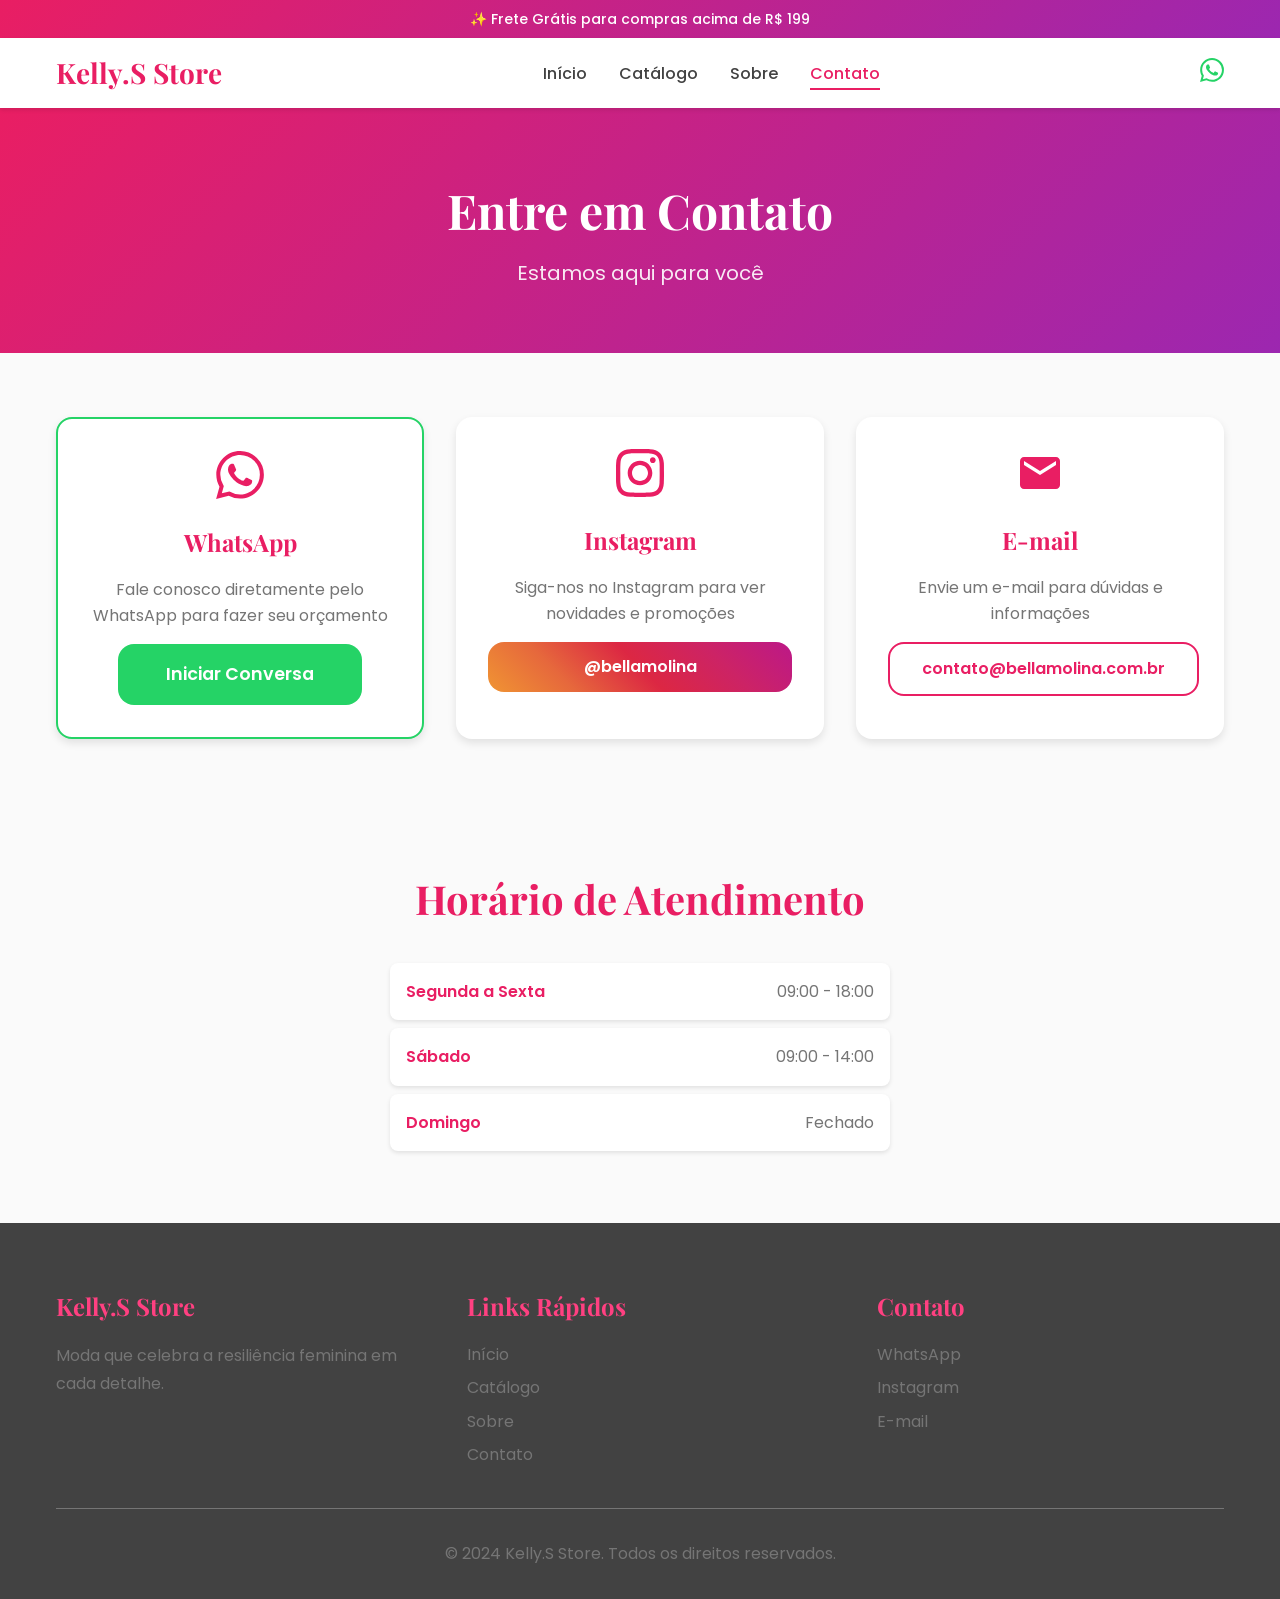
<file: contato.html>
<!DOCTYPE html>
<html lang="pt-BR">
<head>
    <meta charset="UTF-8">
    <meta name="viewport" content="width=device-width, initial-scale=1.0">
    <title>Contato | Kelly.S Store</title>
    <link rel="stylesheet" href="styles.css">
    <link rel="preconnect" href="https://fonts.googleapis.com">
    <link rel="preconnect" href="https://fonts.gstatic.com" crossorigin>
    <link href="https://fonts.googleapis.com/css2?family=Poppins:wght@300;400;500;600;700&family=Playfair+Display:wght@400;500;600;700&display=swap" rel="stylesheet">
</head>
<body>
    <header>
        <div class="top-bar">
            <p>✨ Frete Grátis para compras acima de R$ 199</p>
        </div>
        <nav class="main-nav">
            <div class="nav-container">
                <div class="logo">
                    <h1>Kelly.S Store</h1>
                </div>
                <ul class="nav-links">
                    <li><a href="/">Início</a></li>
                    <li><a href="/catalogo">Catálogo</a></li>
                    <li><a href="/sobre">Sobre</a></li>
                    <li><a href="/contato" class="active">Contato</a></li>
                </ul>
                <div class="nav-icons">
                    <a href="/contato" class="whatsapp-btn">
                        <svg width="24" height="24" viewBox="0 0 24 24" fill="currentColor">
                            <path d="M17.472 14.382c-.297-.149-1.758-.867-2.03-.967-.273-.099-.471-.148-.67.15-.197.297-.767.966-.94 1.164-.173.199-.347.223-.644.075-.297-.15-1.255-.463-2.39-1.475-.883-.788-1.48-1.761-1.653-2.059-.173-.297-.018-.458.13-.606.134-.133.298-.347.446-.52.149-.174.198-.298.298-.497.099-.198.05-.371-.025-.52-.075-.149-.669-1.612-.916-2.207-.242-.579-.487-.5-.669-.51-.173-.008-.371-.01-.57-.01-.198 0-.52.074-.792.372-.272.297-1.04 1.016-1.04 2.479 0 1.462 1.065 2.875 1.213 3.074.149.198 2.096 3.2 5.077 4.487.709.306 1.262.489 1.694.625.712.227 1.36.195 1.871.118.571-.085 1.758-.719 2.006-1.413.248-.694.248-1.289.173-1.413-.074-.124-.272-.198-.57-.347m-5.421 7.403h-.004a9.87 9.87 0 01-5.031-1.378l-.361-.214-3.741.982.998-3.648-.235-.374a9.86 9.86 0 01-1.51-5.26c.001-5.45 4.436-9.884 9.888-9.884 2.64 0 5.122 1.03 6.988 2.898a9.825 9.825 0 012.893 6.994c-.003 5.45-4.437 9.884-9.885 9.884m8.413-18.297A11.815 11.815 0 0012.05 0C5.495 0 .16 5.335.157 11.892c0 2.096.547 4.142 1.588 5.945L.057 24l6.305-1.654a11.882 11.882 0 005.683 1.448h.005c6.554 0 11.89-5.335 11.893-11.893a11.821 11.821 0 00-3.48-8.413z"/>
                        </svg>
                    </a>
                    <div class="menu-toggle">
                        <span></span>
                        <span></span>
                        <span></span>
                    </div>
                </div>
            </div>
        </nav>
    </header>

    <main>
        <section class="page-header">
            <div class="container">
                <h1>Entre em Contato</h1>
                <p>Estamos aqui para você</p>
            </div>
        </section>

        <section class="contato-info">
            <div class="container">
                <div class="contato-grid">
                    <div class="contato-card whatsapp-card">
                        <div class="contato-icon">
                            <svg width="48" height="48" viewBox="0 0 24 24" fill="currentColor">
                                <path d="M17.472 14.382c-.297-.149-1.758-.867-2.03-.967-.273-.099-.471-.148-.67.15-.197.297-.767.966-.94 1.164-.173.199-.347.223-.644.075-.297-.15-1.255-.463-2.39-1.475-.883-.788-1.48-1.761-1.653-2.059-.173-.297-.018-.458.13-.606.134-.133.298-.347.446-.52.149-.174.198-.298.298-.497.099-.198.05-.371-.025-.52-.075-.149-.669-1.612-.916-2.207-.242-.579-.487-.5-.669-.51-.173-.008-.371-.01-.57-.01-.198 0-.52.074-.792.372-.272.297-1.04 1.016-1.04 2.479 0 1.462 1.065 2.875 1.213 3.074.149.198 2.096 3.2 5.077 4.487.709.306 1.262.489 1.694.625.712.227 1.36.195 1.871.118.571-.085 1.758-.719 2.006-1.413.248-.694.248-1.289.173-1.413-.074-.124-.272-.198-.57-.347m-5.421 7.403h-.004a9.87 9.87 0 01-5.031-1.378l-.361-.214-3.741.982.998-3.648-.235-.374a9.86 9.86 0 01-1.51-5.26c.001-5.45 4.436-9.884 9.888-9.884 2.64 0 5.122 1.03 6.988 2.898a9.825 9.825 0 012.893 6.994c-.003 5.45-4.437 9.884-9.885 9.884m8.413-18.297A11.815 11.815 0 0012.05 0C5.495 0 .16 5.335.157 11.892c0 2.096.547 4.142 1.588 5.945L.057 24l6.305-1.654a11.882 11.882 0 005.683 1.448h.005c6.554 0 11.89-5.335 11.893-11.893a11.821 11.821 0 00-3.48-8.413z"/>
                            </svg>
                        </div>
                        <h3>WhatsApp</h3>
                        <p>Fale conosco diretamente pelo WhatsApp para fazer seu orçamento</p>
                        <a href="https://wa.me/5511990266070" target="_blank" class="btn btn-whatsapp-large" id="whatsapp-link">
                            Iniciar Conversa
                        </a>
                    </div>

                    <div class="contato-card">
                        <div class="contato-icon">
                            <svg width="48" height="48" viewBox="0 0 24 24" fill="currentColor">
                                <path d="M12 2.163c3.204 0 3.584.012 4.85.07 3.252.148 4.771 1.691 4.919 4.919.058 1.265.069 1.645.069 4.849 0 3.205-.012 3.584-.069 4.849-.149 3.225-1.664 4.771-4.919 4.919-1.266.058-1.644.07-4.85.07-3.204 0-3.584-.012-4.849-.07-3.26-.149-4.771-1.699-4.919-4.92-.058-1.265-.07-1.644-.07-4.849 0-3.204.013-3.583.07-4.849.149-3.227 1.664-4.771 4.919-4.919 1.266-.057 1.645-.069 4.849-.069zm0-2.163c-3.259 0-3.667.014-4.947.072-4.358.2-6.78 2.618-6.98 6.98-.059 1.281-.073 1.689-.073 4.948 0 3.259.014 3.668.072 4.948.2 4.358 2.618 6.78 6.98 6.98 1.281.058 1.689.072 4.948.072 3.259 0 3.668-.014 4.948-.072 4.354-.2 6.782-2.618 6.979-6.98.059-1.28.073-1.689.073-4.948 0-3.259-.014-3.667-.072-4.947-.196-4.354-2.617-6.78-6.979-6.98-1.281-.059-1.69-.073-4.949-.073zm0 5.838c-3.403 0-6.162 2.759-6.162 6.162s2.759 6.163 6.162 6.163 6.162-2.759 6.162-6.163c0-3.403-2.759-6.162-6.162-6.162zm0 10.162c-2.209 0-4-1.79-4-4 0-2.209 1.791-4 4-4s4 1.791 4 4c0 2.21-1.791 4-4 4zm6.406-11.845c-.796 0-1.441.645-1.441 1.44s.645 1.44 1.441 1.44c.795 0 1.439-.645 1.439-1.44s-.644-1.44-1.439-1.44z"/>
                            </svg>
                        </div>
                        <h3>Instagram</h3>
                        <p>Siga-nos no Instagram para ver novidades e promoções</p>
                        <a href="https://instagram.com/bellamolina" target="_blank" class="btn btn-instagram">
                            @bellamolina
                        </a>
                    </div>

                    <div class="contato-card">
                        <div class="contato-icon">
                            <svg width="48" height="48" viewBox="0 0 24 24" fill="currentColor">
                                <path d="M20 4H4c-1.1 0-1.99.9-1.99 2L2 18c0 1.1.9 2 2 2h16c1.1 0 2-.9 2-2V6c0-1.1-.9-2-2-2zm0 4l-8 5-8-5V6l8 5 8-5v2z"/>
                            </svg>
                        </div>
                        <h3>E-mail</h3>
                        <p>Envie um e-mail para dúvidas e informações</p>
                        <a href="mailto:contato@bellamolina.com.br" class="btn btn-outline">
                            contato@bellamolina.com.br
                        </a>
                    </div>
                </div>
            </div>
        </section>

        <section class="produto-interesse" id="produto-section" style="display: none;">
            <div class="container">
                <div class="produto-interesse-card">
                    <h2>🛍️ Produto de Interesse</h2>
                    <p id="produto-nome" class="produto-nome"></p>
                    <a href="https://wa.me/5511990266070?text=Olá! Tenho interesse no produto: " target="_blank" class="btn btn-whatsapp-large" id="produto-whatsapp-link">
                        Pedir Orçamento no WhatsApp
                    </a>
                </div>
            </div>
        </section>

        <section class="horarios">
            <div class="container">
                <h2>Horário de Atendimento</h2>
                <div class="horarios-list">
                    <div class="horario-item">
                        <span class="dia">Segunda a Sexta</span>
                        <span class="hora">09:00 - 18:00</span>
                    </div>
                    <div class="horario-item">
                        <span class="dia">Sábado</span>
                        <span class="hora">09:00 - 14:00</span>
                    </div>
                    <div class="horario-item">
                        <span class="dia">Domingo</span>
                        <span class="hora">Fechado</span>
                    </div>
                </div>
            </div>
        </section>
    </main>

    <footer>
        <div class="container">
            <div class="footer-content">
                <div class="footer-section">
                    <h3>Kelly.S Store</h3>
                    <p>Moda que celebra a resiliência feminina em cada detalhe.</p>
                </div>
                <div class="footer-section">
                    <h3>Links Rápidos</h3>
                    <ul>
                        <li><a href="/">Início</a></li>
                        <li><a href="/catalogo">Catálogo</a></li>
                        <li><a href="/sobre">Sobre</a></li>
                        <li><a href="/contato">Contato</a></li>
                    </ul>
                </div>
                <div class="footer-section">
                    <h3>Contato</h3>
                    <ul>
                        <li><a href="/contato">WhatsApp</a></li>
                        <li><a href="/contato">Instagram</a></li>
                        <li><a href="/contato">E-mail</a></li>
                    </ul>
                </div>
            </div>
            <div class="footer-bottom">
                <p>&copy; 2024 Kelly.S Store. Todos os direitos reservados.</p>
            </div>
        </div>
    </footer>

    <script>
        // Mobile menu toggle
        const menuToggle = document.querySelector('.menu-toggle');
        const navLinks = document.querySelector('.nav-links');

        menuToggle.addEventListener('click', () => {
            navLinks.classList.toggle('active');
        });

        // Check URL for produto parameter
        const urlParams = new URLSearchParams(window.location.search);
        const produtoParam = urlParams.get('produto');

        if (produtoParam) {
            const produtoSection = document.getElementById('produto-section');
            const produtoNome = document.getElementById('produto-nome');
            const produtoWhatsappLink = document.getElementById('produto-whatsapp-link');
            
            produtoSection.style.display = 'block';
            produtoNome.textContent = produtoParam;
            
            const whatsappNumber = '5511990266070';
            const message = encodeURIComponent(`Olá! Tenho interesse no produto: ${produtoParam}`);
            produtoWhatsappLink.href = `https://wa.me/${whatsappNumber}?text=${message}`;
        }
    </script>
</body>
</html>
</file>
<file: styles.css>
/* ===== RESET & BASE ===== */
* {
    margin: 0;
    padding: 0;
    box-sizing: border-box;
}

:root {
    /* Cores vibrantes femininas */
    --primary: #E91E63;
    --primary-light: #FF4081;
    --primary-dark: #C2185B;
    --secondary: #9C27B0;
    --secondary-light: #E040FB;
    --accent: #FF6F00;
    --gold: #FFD700;
    --coral: #FF6B6B;
    --lilac: #C8A2C8;
    --rose: #F7CAC9;
    
    /* Cores neutras */
    --white: #FFFFFF;
    --off-white: #FAFAFA;
    --gray-light: #F5F5F5;
    --gray: #757575;
    --gray-dark: #424242;
    --black: #212121;
    
    /* Fontes */
    --font-primary: 'Poppins', sans-serif;
    --font-display: 'Playfair Display', serif;
    
    /* Espaçamento */
    --spacing-xs: 0.5rem;
    --spacing-sm: 1rem;
    --spacing-md: 2rem;
    --spacing-lg: 4rem;
    --spacing-xl: 6rem;
    
    /* Border radius */
    --radius-sm: 4px;
    --radius-md: 8px;
    --radius-lg: 16px;
    --radius-xl: 24px;
    
    /* Shadows */
    --shadow-sm: 0 2px 4px rgba(0, 0, 0, 0.1);
    --shadow-md: 0 4px 8px rgba(0, 0, 0, 0.1);
    --shadow-lg: 0 8px 16px rgba(0, 0, 0, 0.15);
    --shadow-xl: 0 16px 32px rgba(0, 0, 0, 0.2);
}

body {
    font-family: var(--font-primary);
    color: var(--gray-dark);
    background-color: var(--off-white);
    line-height: 1.6;
}

.container {
    max-width: 1200px;
    margin: 0 auto;
    padding: 0 var(--spacing-sm);
}

/* ===== HEADER ===== */
.top-bar {
    background: linear-gradient(135deg, var(--primary) 0%, var(--secondary) 100%);
    color: var(--white);
    text-align: center;
    padding: var(--spacing-xs);
    font-size: 0.875rem;
    font-weight: 500;
}

.main-nav {
    background: var(--white);
    box-shadow: var(--shadow-sm);
    position: sticky;
    top: 0;
    z-index: 1000;
}

.nav-container {
    max-width: 1200px;
    margin: 0 auto;
    padding: 0 var(--spacing-sm);
    display: flex;
    justify-content: space-between;
    align-items: center;
    height: 70px;
}

.logo h1 {
    font-family: var(--font-display);
    font-size: 1.75rem;
    color: var(--primary);
    font-weight: 700;
}

.nav-links {
    display: flex;
    list-style: none;
    gap: var(--spacing-md);
}

.nav-links a {
    text-decoration: none;
    color: var(--gray-dark);
    font-weight: 500;
    transition: color 0.3s ease;
    position: relative;
}

.nav-links a:hover,
.nav-links a.active {
    color: var(--primary);
}

.nav-links a.active::after {
    content: '';
    position: absolute;
    bottom: -5px;
    left: 0;
    width: 100%;
    height: 2px;
    background: var(--primary);
}

.nav-icons {
    display: flex;
    align-items: center;
    gap: var(--spacing-sm);
}

.whatsapp-btn {
    color: #25D366;
    transition: transform 0.3s ease;
}

.whatsapp-btn:hover {
    transform: scale(1.1);
}

.menu-toggle {
    display: none;
    flex-direction: column;
    cursor: pointer;
    gap: 4px;
}

.menu-toggle span {
    width: 25px;
    height: 3px;
    background: var(--gray-dark);
    transition: all 0.3s ease;
}

/* ===== HERO ===== */
.hero {
    background: linear-gradient(135deg, var(--rose) 0%, var(--lilac) 100%);
    padding: var(--spacing-xl) 0;
    display: flex;
    align-items: center;
    min-height: 600px;
}

.hero .container {
    display: grid;
    grid-template-columns: 1fr 1fr;
    gap: var(--spacing-lg);
    align-items: center;
}

.hero-content h2 {
    font-family: var(--font-display);
    font-size: 3.5rem;
    color: var(--primary-dark);
    margin-bottom: var(--spacing-sm);
    line-height: 1.2;
}

.hero-content p {
    font-size: 1.25rem;
    color: var(--gray-dark);
    margin-bottom: var(--spacing-md);
}

.hero-buttons {
    display: flex;
    gap: var(--spacing-sm);
}

.hero-image img {
    width: 100%;
    height: auto;
    border-radius: var(--radius-xl);
    box-shadow: var(--shadow-xl);
}

/* ===== BUTTONS ===== */
.btn {
    display: inline-block;
    padding: 12px 32px;
    border-radius: var(--radius-lg);
    text-decoration: none;
    font-weight: 600;
    transition: all 0.3s ease;
    cursor: pointer;
    border: none;
    font-size: 1rem;
}

.btn-primary {
    background: linear-gradient(135deg, var(--primary) 0%, var(--primary-light) 100%);
    color: var(--white);
}

.btn-primary:hover {
    transform: translateY(-2px);
    box-shadow: var(--shadow-lg);
}

.btn-secondary {
    background: var(--white);
    color: var(--primary);
    border: 2px solid var(--primary);
}

.btn-secondary:hover {
    background: var(--primary);
    color: var(--white);
}

.btn-outline {
    background: transparent;
    color: var(--primary);
    border: 2px solid var(--primary);
}

.btn-outline:hover {
    background: var(--primary);
    color: var(--white);
}

.btn-whatsapp {
    background: #25D366;
    color: var(--white);
    width: 100%;
    text-align: center;
}

.btn-whatsapp:hover {
    background: #1EBE57;
    transform: translateY(-2px);
}

.btn-whatsapp-large {
    background: #25D366;
    color: var(--white);
    padding: 16px 48px;
    font-size: 1.1rem;
}

.btn-whatsapp-large:hover {
    background: #1EBE57;
    transform: translateY(-2px);
}

.btn-instagram {
    background: linear-gradient(45deg, #f09433 0%, #e6683c 25%, #dc2743 50%, #cc2366 75%, #bc1888 100%);
    color: var(--white);
    width: 100%;
    text-align: center;
}

.btn-instagram:hover {
    transform: translateY(-2px);
    box-shadow: var(--shadow-lg);
}

/* ===== SECTIONS ===== */
section {
    padding: var(--spacing-lg) 0;
}

.text-center {
    text-align: center;
    margin-top: var(--spacing-md);
}

/* ===== RESILIÊNCIA ===== */
.resiliencia {
    background: var(--white);
}

.resiliencia h2 {
    font-family: var(--font-display);
    font-size: 2.5rem;
    color: var(--primary);
    text-align: center;
    margin-bottom: var(--spacing-sm);
}

.resiliencia > .container > p {
    text-align: center;
    font-size: 1.25rem;
    max-width: 800px;
    margin: 0 auto var(--spacing-md);
    color: var(--gray);
}

.resiliencia-cards {
    display: grid;
    grid-template-columns: repeat(auto-fit, minmax(250px, 1fr));
    gap: var(--spacing-md);
    margin-top: var(--spacing-md);
}

.card {
    background: linear-gradient(135deg, var(--rose) 0%, var(--white) 100%);
    padding: var(--spacing-md);
    border-radius: var(--radius-lg);
    text-align: center;
    box-shadow: var(--shadow-md);
    transition: transform 0.3s ease;
}

.card:hover {
    transform: translateY(-5px);
}

.card-icon {
    font-size: 3rem;
    margin-bottom: var(--spacing-sm);
}

.card h3 {
    font-family: var(--font-display);
    font-size: 1.5rem;
    color: var(--primary-dark);
    margin-bottom: var(--spacing-xs);
}

.card p {
    color: var(--gray);
}

/* ===== DESTAQUES ===== */
.destaques {
    background: var(--off-white);
}

.destaques h2 {
    font-family: var(--font-display);
    font-size: 2.5rem;
    color: var(--primary);
    text-align: center;
    margin-bottom: var(--spacing-md);
}

/* ===== PRODUTOS GRID ===== */
.produtos-grid {
    display: grid;
    grid-template-columns: repeat(auto-fill, minmax(280px, 1fr));
    gap: var(--spacing-md);
}

.produto-card {
    background: var(--white);
    border-radius: var(--radius-lg);
    overflow: hidden;
    box-shadow: var(--shadow-md);
    transition: transform 0.3s ease, box-shadow 0.3s ease;
}

.produto-card:hover {
    transform: translateY(-5px);
    box-shadow: var(--shadow-lg);
}

.produto-image {
    position: relative;
    height: 350px;
    overflow: hidden;
}

.produto-image img {
    width: 100%;
    height: 100%;
    object-fit: cover;
    transition: transform 0.3s ease;
}

.produto-card:hover .produto-image img {
    transform: scale(1.05);
}

.produto-badge {
    position: absolute;
    top: 10px;
    right: 10px;
    background: var(--primary);
    color: var(--white);
    padding: 4px 12px;
    border-radius: var(--radius-md);
    font-size: 0.75rem;
    font-weight: 600;
}

.produto-info {
    padding: var(--spacing-sm);
}

.produto-info h3 {
    font-size: 1.1rem;
    color: var(--gray-dark);
    margin-bottom: 4px;
}

.produto-info .categoria {
    font-size: 0.875rem;
    color: var(--gray);
    margin-bottom: 8px;
}

.produto-info .preco {
    font-size: 1.25rem;
    color: var(--primary);
    font-weight: 700;
    margin-bottom: var(--spacing-sm);
}

/* ===== CATEGORIAS ===== */
.categorias {
    background: var(--white);
}

.categorias h2 {
    font-family: var(--font-display);
    font-size: 2.5rem;
    color: var(--primary);
    text-align: center;
    margin-bottom: var(--spacing-md);
}

.categorias-grid {
    display: grid;
    grid-template-columns: repeat(auto-fill, minmax(250px, 1fr));
    gap: var(--spacing-md);
}

.categoria-card {
    position: relative;
    height: 250px;
    border-radius: var(--radius-lg);
    overflow: hidden;
    text-decoration: none;
}

.categoria-card img {
    width: 100%;
    height: 100%;
    object-fit: cover;
    transition: transform 0.3s ease;
}

.categoria-card:hover img {
    transform: scale(1.1);
}

.categoria-overlay {
    position: absolute;
    top: 0;
    left: 0;
    width: 100%;
    height: 100%;
    background: linear-gradient(to top, rgba(0, 0, 0, 0.7) 0%, transparent 100%);
    display: flex;
    align-items: flex-end;
    padding: var(--spacing-sm);
}

.categoria-overlay span {
    color: var(--white);
    font-family: var(--font-display);
    font-size: 1.5rem;
    font-weight: 600;
}

/* ===== PAGE HEADER ===== */
.page-header {
    background: linear-gradient(135deg, var(--primary) 0%, var(--secondary) 100%);
    color: var(--white);
    padding: var(--spacing-lg) 0;
    text-align: center;
}

.page-header h1 {
    font-family: var(--font-display);
    font-size: 3rem;
    margin-bottom: var(--spacing-xs);
}

.page-header p {
    font-size: 1.25rem;
    opacity: 0.9;
}

/* ===== CATÁLOGO FILTROS ===== */
.catalogo-filtros {
    background: var(--white);
    padding: var(--spacing-md) 0;
}

.filtros-container {
    display: flex;
    flex-wrap: wrap;
    gap: var(--spacing-sm);
    justify-content: center;
}

.filtro-btn {
    padding: 10px 24px;
    border: 2px solid var(--primary);
    background: transparent;
    color: var(--primary);
    border-radius: var(--radius-lg);
    font-weight: 500;
    cursor: pointer;
    transition: all 0.3s ease;
    font-family: var(--font-primary);
}

.filtro-btn:hover,
.filtro-btn.active {
    background: var(--primary);
    color: var(--white);
}

.catalogo-produtos {
    padding: var(--spacing-lg) 0;
    background: var(--off-white);
}

/* ===== SOBRE ===== */
.sobre-historia {
    background: var(--white);
}

.historia-content {
    display: grid;
    grid-template-columns: 1fr 1fr;
    gap: var(--spacing-lg);
    align-items: center;
}

.historia-text h2 {
    font-family: var(--font-display);
    font-size: 2.5rem;
    color: var(--primary);
    margin-bottom: var(--spacing-sm);
}

.historia-text p {
    margin-bottom: var(--spacing-sm);
    color: var(--gray);
    line-height: 1.8;
}

.historia-image img {
    width: 100%;
    height: auto;
    border-radius: var(--radius-xl);
    box-shadow: var(--shadow-lg);
}

/* ===== VALORES ===== */
.valores {
    background: linear-gradient(135deg, var(--rose) 0%, var(--lilac) 100%);
}

.valores h2 {
    font-family: var(--font-display);
    font-size: 2.5rem;
    color: var(--primary-dark);
    text-align: center;
    margin-bottom: var(--spacing-md);
}

.valores-grid {
    display: grid;
    grid-template-columns: repeat(auto-fit, minmax(250px, 1fr));
    gap: var(--spacing-md);
}

.valor-card {
    background: var(--white);
    padding: var(--spacing-md);
    border-radius: var(--radius-lg);
    text-align: center;
    box-shadow: var(--shadow-md);
    transition: transform 0.3s ease;
}

.valor-card:hover {
    transform: translateY(-5px);
}

.valor-icon {
    font-size: 3rem;
    margin-bottom: var(--spacing-sm);
}

.valor-card h3 {
    font-family: var(--font-display);
    font-size: 1.5rem;
    color: var(--primary);
    margin-bottom: var(--spacing-xs);
}

.valor-card p {
    color: var(--gray);
}

/* ===== TIMELINE ===== */
.timeline {
    background: var(--white);
}

.timeline h2 {
    font-family: var(--font-display);
    font-size: 2.5rem;
    color: var(--primary);
    text-align: center;
    margin-bottom: var(--spacing-lg);
}

.timeline-container {
    max-width: 800px;
    margin: 0 auto;
}

.timeline-item {
    display: flex;
    gap: var(--spacing-md);
    margin-bottom: var(--spacing-md);
    align-items: flex-start;
}

.timeline-year {
    background: var(--primary);
    color: var(--white);
    padding: var(--spacing-sm);
    border-radius: var(--radius-lg);
    font-weight: 700;
    font-size: 1.25rem;
    min-width: 100px;
    text-align: center;
}

.timeline-content h3 {
    font-family: var(--font-display);
    font-size: 1.5rem;
    color: var(--primary);
    margin-bottom: var(--spacing-xs);
}

.timeline-content p {
    color: var(--gray);
}

/* ===== CTA SECTION ===== */
.cta-section {
    background: linear-gradient(135deg, var(--primary) 0%, var(--secondary) 100%);
    color: var(--white);
    text-align: center;
    padding: var(--spacing-xl) 0;
}

.cta-section h2 {
    font-family: var(--font-display);
    font-size: 2.5rem;
    margin-bottom: var(--spacing-sm);
}

.cta-section p {
    font-size: 1.25rem;
    margin-bottom: var(--spacing-md);
    opacity: 0.9;
}

/* ===== CONTATO ===== */
.contato-info {
    background: var(--off-white);
}

.contato-grid {
    display: grid;
    grid-template-columns: repeat(auto-fit, minmax(300px, 1fr));
    gap: var(--spacing-md);
}

.contato-card {
    background: var(--white);
    padding: var(--spacing-md);
    border-radius: var(--radius-lg);
    text-align: center;
    box-shadow: var(--shadow-md);
    transition: transform 0.3s ease;
}

.contato-card:hover {
    transform: translateY(-5px);
}

.whatsapp-card {
    border: 2px solid #25D366;
}

.contato-icon {
    color: var(--primary);
    margin-bottom: var(--spacing-sm);
}

.contato-card h3 {
    font-family: var(--font-display);
    font-size: 1.5rem;
    color: var(--primary);
    margin-bottom: var(--spacing-sm);
}

.contato-card p {
    color: var(--gray);
    margin-bottom: var(--spacing-sm);
}

/* ===== PRODUTO INTERESSE ===== */
.produto-interesse {
    background: var(--white);
    padding: var(--spacing-md) 0;
}

.produto-interesse-card {
    background: linear-gradient(135deg, var(--rose) 0%, var(--lilac) 100%);
    padding: var(--spacing-md);
    border-radius: var(--radius-lg);
    text-align: center;
    max-width: 600px;
    margin: 0 auto;
}

.produto-interesse-card h2 {
    font-family: var(--font-display);
    font-size: 2rem;
    color: var(--primary-dark);
    margin-bottom: var(--spacing-sm);
}

.produto-nome {
    font-size: 1.25rem;
    color: var(--gray-dark);
    margin-bottom: var(--spacing-md);
    font-weight: 600;
}

/* ===== HORÁRIOS ===== */
.horarios {
    background: var(--off-white);
}

.horarios h2 {
    font-family: var(--font-display);
    font-size: 2.5rem;
    color: var(--primary);
    text-align: center;
    margin-bottom: var(--spacing-md);
}

.horarios-list {
    max-width: 500px;
    margin: 0 auto;
}

.horario-item {
    display: flex;
    justify-content: space-between;
    padding: var(--spacing-sm);
    background: var(--white);
    border-radius: var(--radius-md);
    margin-bottom: var(--spacing-xs);
    box-shadow: var(--shadow-sm);
}

.horario-item .dia {
    font-weight: 600;
    color: var(--primary);
}

.horario-item .hora {
    color: var(--gray);
}

/* ===== FOOTER ===== */
footer {
    background: var(--gray-dark);
    color: var(--white);
    padding: var(--spacing-lg) 0 var(--spacing-md);
}

.footer-content {
    display: grid;
    grid-template-columns: repeat(auto-fit, minmax(250px, 1fr));
    gap: var(--spacing-lg);
    margin-bottom: var(--spacing-md);
}

.footer-section h3 {
    font-family: var(--font-display);
    font-size: 1.5rem;
    margin-bottom: var(--spacing-sm);
    color: var(--primary-light);
}

.footer-section p {
    color: var(--gray);
    line-height: 1.8;
}

.footer-section ul {
    list-style: none;
}

.footer-section ul li {
    margin-bottom: var(--spacing-xs);
}

.footer-section ul li a {
    color: var(--gray);
    text-decoration: none;
    transition: color 0.3s ease;
}

.footer-section ul li a:hover {
    color: var(--primary-light);
}

.footer-bottom {
    text-align: center;
    padding-top: var(--spacing-md);
    border-top: 1px solid var(--gray);
    color: var(--gray);
}

/* ===== RESPONSIVE ===== */
@media (max-width: 768px) {
    .nav-links {
        position: fixed;
        top: 70px;
        left: -100%;
        width: 100%;
        height: calc(100vh - 70px);
        background: var(--white);
        flex-direction: column;
        justify-content: center;
        align-items: center;
        transition: left 0.3s ease;
    }

    .nav-links.active {
        left: 0;
    }

    .menu-toggle {
        display: flex;
    }

    .hero .container {
        grid-template-columns: 1fr;
        text-align: center;
    }

    .hero-content h2 {
        font-size: 2.5rem;
    }

    .hero-buttons {
        justify-content: center;
    }

    .hero-image {
        order: -1;
    }

    .historia-content {
        grid-template-columns: 1fr;
    }

    .historia-image {
        order: -1;
    }

    .page-header h1 {
        font-size: 2rem;
    }

    .page-header p {
        font-size: 1rem;
    }
}

@media (max-width: 480px) {
    .hero-content h2 {
        font-size: 2rem;
    }

    .hero-content p {
        font-size: 1rem;
    }

    .hero-buttons {
        flex-direction: column;
    }

    .btn {
        width: 100%;
        text-align: center;
    }

    .resiliencia-cards,
    .produtos-grid,
    .categorias-grid,
    .valores-grid,
    .contato-grid {
        grid-template-columns: 1fr;
    }

    .filtros-container {
        flex-direction: column;
    }

    .filtro-btn {
        width: 100%;
    }
}
</file>
